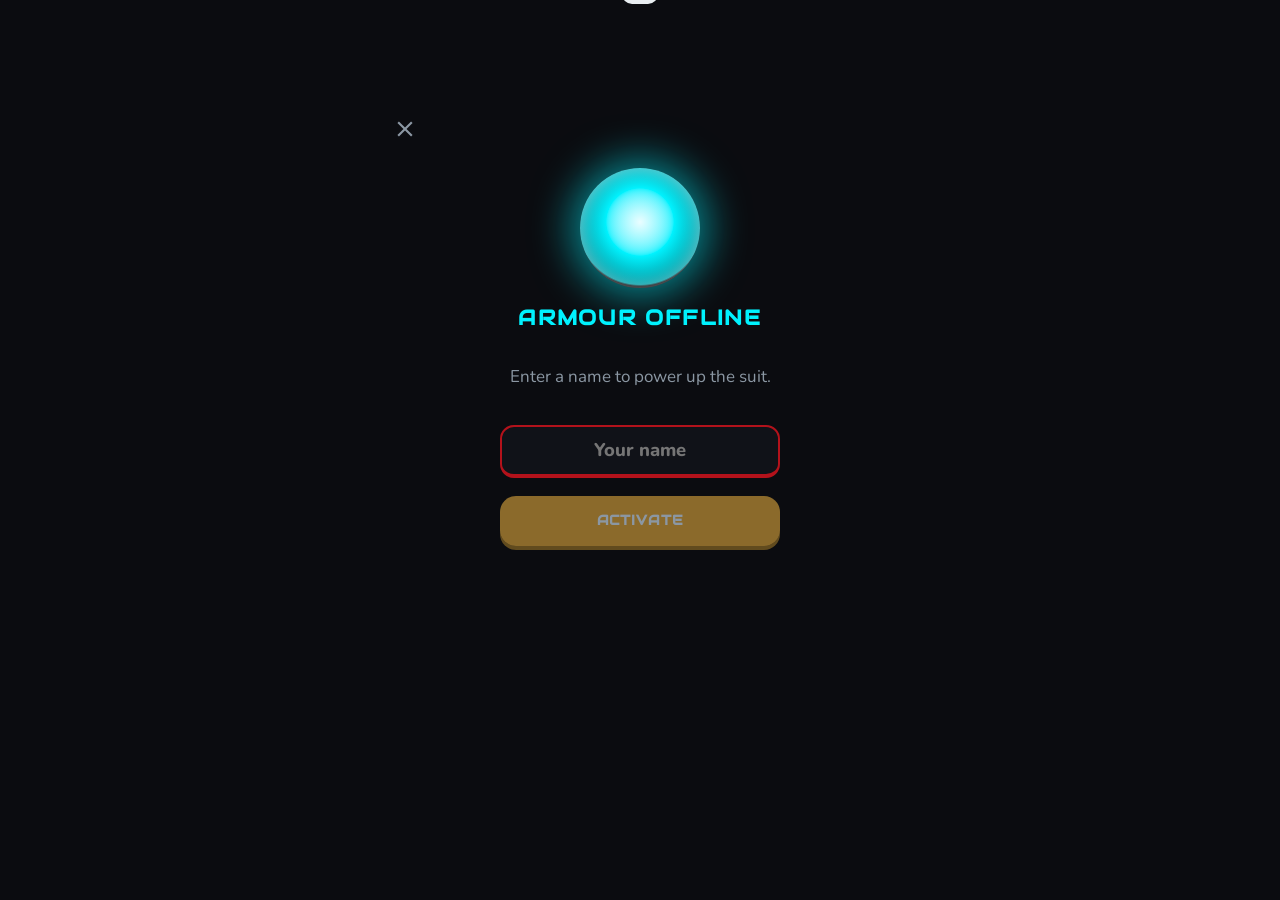
<file: index.html>
<!doctype html>
<html lang="en">
<head>
<meta charset="utf-8">
<meta name="viewport" content="width=device-width, initial-scale=1, viewport-fit=cover">
<title>IronMath</title>
<meta name="description" content="Year 8 maths practice: short lessons, instant marking, streaks and XP.">
<meta name="theme-color" content="#6D4AFF">
<meta name="apple-mobile-web-app-capable" content="yes">
<meta name="mobile-web-app-capable" content="yes">
<meta name="apple-mobile-web-app-title" content="IronMath">
<meta name="apple-mobile-web-app-status-bar-style" content="default">
<link rel="manifest" href="manifest.webmanifest">
<link rel="icon" href="icons/icon-192.png" type="image/png">
<link rel="apple-touch-icon" href="icons/apple-touch-icon.png">
<link rel="preload" href="fonts/nunito-latin-wght-normal.woff2" as="font" type="font/woff2" crossorigin>
<link rel="stylesheet" href="styles.css">
</head>
<body>
  <div id="app">
    <main id="view" tabindex="-1"></main>
    <nav class="tabbar" id="tabbar" aria-label="Main">
      <button class="tab" data-go="learn" aria-current="page">
        <svg viewBox="0 0 24 24" aria-hidden="true"><path d="M4 11.5 12 5l8 6.5V20a1 1 0 0 1-1 1h-4.5v-6h-5v6H5a1 1 0 0 1-1-1z"/></svg><span>Learn</span>
      </button>
      <button class="tab" data-go="progress">
        <svg viewBox="0 0 24 24" aria-hidden="true"><path d="M5 20V11h3v9zm5.5 0V5h3v15zM16 20v-6h3v6z"/></svg><span>Progress</span>
      </button>
      <button class="tab" data-go="settings">
        <svg viewBox="0 0 24 24" aria-hidden="true"><path d="M12 8.5a3.5 3.5 0 1 0 0 7 3.5 3.5 0 0 0 0-7Zm8.3 4.9-1.9 1.1.1 2.2-2.2 1.3-1.9-1.1-1.9 1.1h-2.6l-1.9-1.1-1.9 1.1-2.2-1.3.1-2.2-1.9-1.1v-2.8l1.9-1.1-.1-2.2 2.2-1.3 1.9 1.1L10.7 4h2.6l1.9 1.1 1.9-1.1 2.2 1.3-.1 2.2 1.9 1.1Z"/></svg><span>Settings</span>
      </button>
    </nav>
  </div>
  <canvas id="confetti" aria-hidden="true"></canvas>
  <div id="toast" role="status" aria-live="polite"></div>
  <noscript><p style="padding:24px">IronMath needs JavaScript turned on.</p></noscript>
  <script src="data.js"></script>
  <script src="engine.js"></script>
  <script src="gen.js"></script>
  <script src="gen_u.js"></script>
  <script src="app.js"></script>
</body>
</html>
</file>
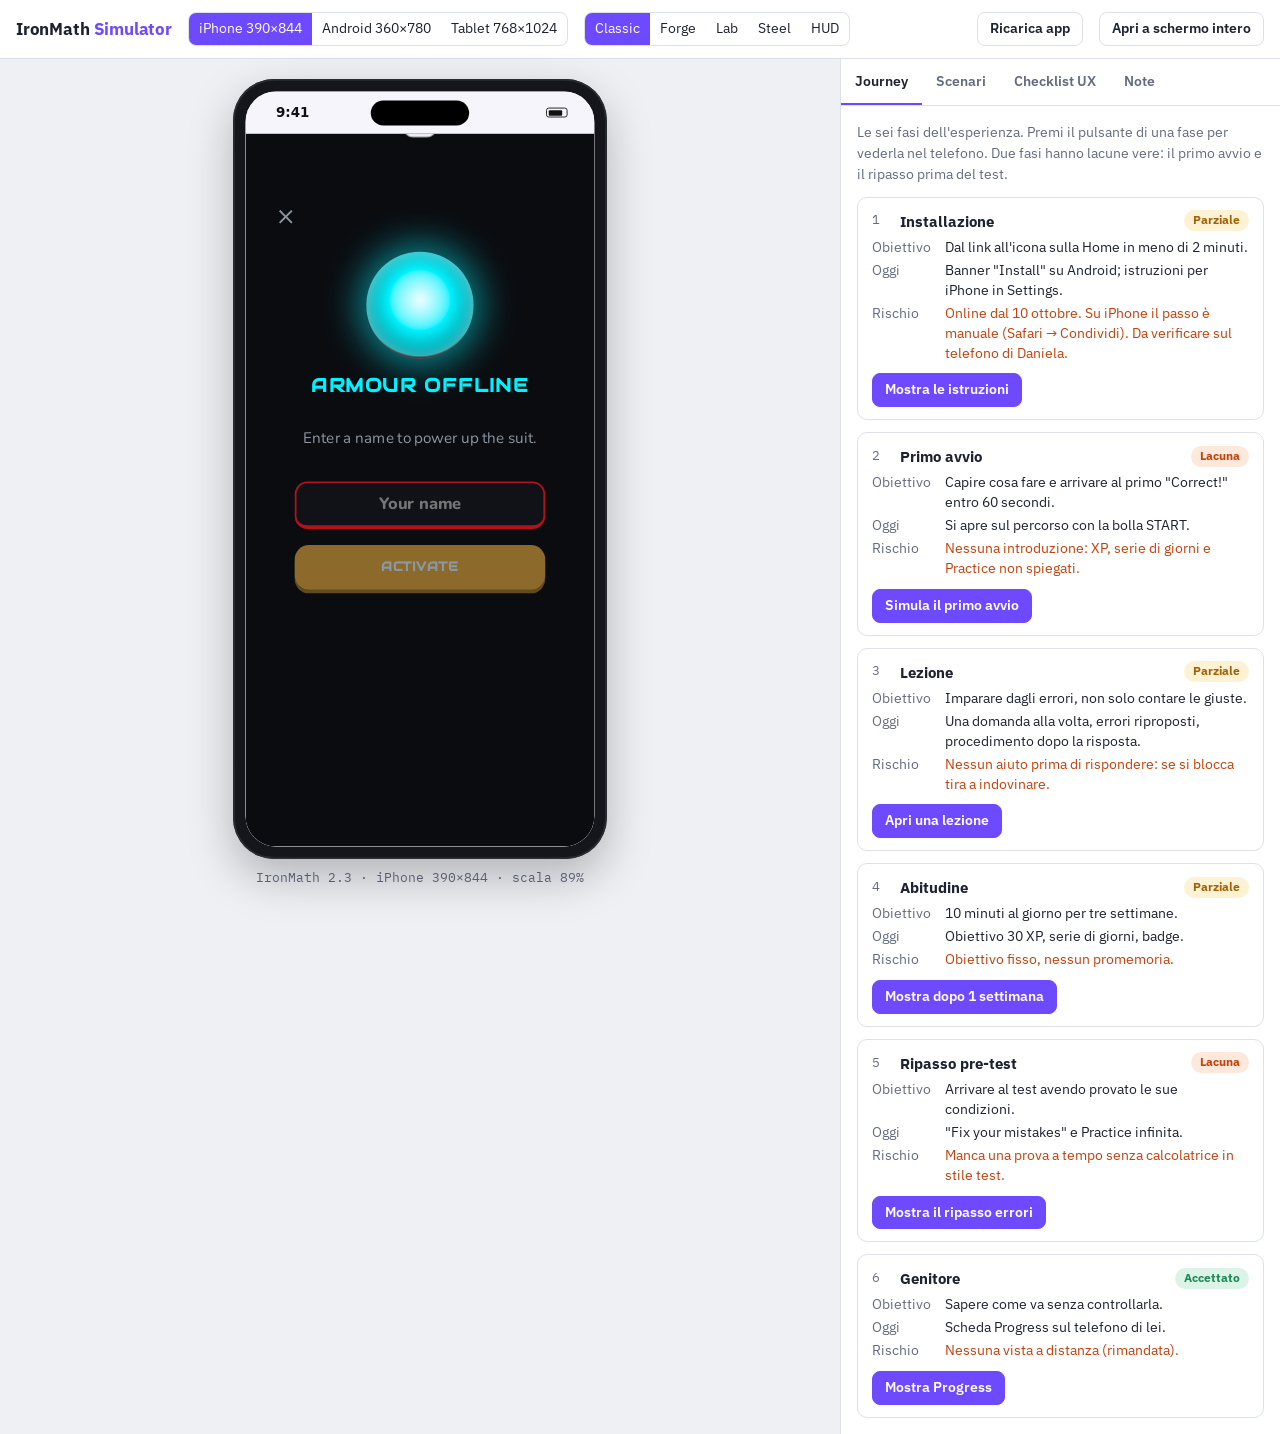
<file: simulator.html>
<!doctype html>
<html lang="it">
<head>
<meta charset="utf-8">
<meta name="viewport" content="width=device-width, initial-scale=1">
<meta name="robots" content="noindex">
<title>IronMath Simulator</title>
<link rel="preconnect" href="https://fonts.googleapis.com">
<link rel="preconnect" href="https://fonts.gstatic.com" crossorigin>
<link rel="stylesheet" href="https://fonts.googleapis.com/css2?family=IBM+Plex+Sans:wght@400;500;600;700&family=IBM+Plex+Mono:wght@500&display=swap">
<style>
/* Layout: a device bench. Phone on the left (the real app in an iframe), a review panel on the right: journey stages, scenarios, UX checklist, notes. Stacks on narrow screens. */
:root {
  --bg: #eef0f4; --panel: #ffffff; --ink: #1d2230; --muted: #636b7e; --line: #dde1ea;
  --accent: #6d4aff; --accent-soft: rgba(109, 74, 255, .10);
  --ok: #1f8a57; --ok-soft: #dcf3e7; --gap: #c2410c; --gap-soft: #fde8dc; --part: #a16207; --part-soft: #fdf2d3; --todo: #475569; --todo-soft: #e8ecf2;
  --device: #15161b;
  --font: "IBM Plex Sans", "Segoe UI", system-ui, sans-serif; --mono: "IBM Plex Mono", ui-monospace, monospace;
}
@media (prefers-color-scheme: dark) { :root:not([data-theme="light"]) {
  --bg: #12141a; --panel: #1b1e27; --ink: #e8eaf1; --muted: #9aa1b4; --line: #2d3240; --accent: #9a85ff; --accent-soft: rgba(154, 133, 255, .14);
  --ok: #4fc38a; --ok-soft: #173326; --gap: #fb8a5a; --gap-soft: #3b2216; --part: #e7b543; --part-soft: #362b12; --todo: #a5b0c4; --todo-soft: #262b37; --device: #000; color-scheme: dark; } }
:root[data-theme="dark"] {
  --bg: #12141a; --panel: #1b1e27; --ink: #e8eaf1; --muted: #9aa1b4; --line: #2d3240; --accent: #9a85ff; --accent-soft: rgba(154, 133, 255, .14);
  --ok: #4fc38a; --ok-soft: #173326; --gap: #fb8a5a; --gap-soft: #3b2216; --part: #e7b543; --part-soft: #362b12; --todo: #a5b0c4; --todo-soft: #262b37; --device: #000; color-scheme: dark; }
* { box-sizing: border-box; }
html, body { height: 100%; }
body { margin: 0; background: var(--bg); color: var(--ink); font-family: var(--font); font-size: 15px; line-height: 1.45; }
.top { display: flex; flex-wrap: wrap; align-items: center; gap: 10px 16px; padding: 12px 16px; border-bottom: 1px solid var(--line); background: var(--panel); }
.top h1 { font-size: 1.05rem; margin: 0; font-weight: 700; letter-spacing: -.01em; }
.top h1 span { color: var(--accent); }
.top .sp { flex: 1; }
.seg { display: inline-flex; border: 1px solid var(--line); border-radius: 8px; overflow: hidden; }
.seg button { font: inherit; font-size: .85rem; border: 0; background: transparent; color: var(--ink); padding: 6px 10px; cursor: pointer; }
.seg button[aria-pressed="true"] { background: var(--accent); color: #fff; }
.btn { font: inherit; font-size: .85rem; font-weight: 600; border: 1px solid var(--line); background: var(--panel); color: var(--ink); border-radius: 8px; padding: 6px 12px; cursor: pointer; text-decoration: none; display: inline-flex; align-items: center; gap: 6px; }
.btn.primary { background: var(--accent); border-color: var(--accent); color: #fff; }
.btn:focus-visible, .seg button:focus-visible, .tab:focus-visible { outline: 2px solid var(--accent); outline-offset: 2px; }
.bench { display: grid; grid-template-columns: minmax(0, 1fr) minmax(320px, 440px); gap: 0; min-height: calc(100% - 58px); }
.stage { display: flex; flex-direction: column; align-items: center; padding: 20px 16px; gap: 10px; min-width: 0; }
.caption { font-size: .8rem; color: var(--muted); font-family: var(--mono); }
.holder { position: relative; }
.device { position: absolute; left: 0; top: 0; transform-origin: top left; background: var(--device); border-radius: 46px; padding: 14px; box-shadow: 0 20px 50px rgba(0, 0, 0, .25), inset 0 0 0 2px #2a2c33; }
.device.tablet { border-radius: 28px; padding: 18px; }
.screen { border-radius: 34px; overflow: hidden; background: #f6f5fb; }
.device.tablet .screen { border-radius: 12px; }
.device iframe { display: block; border: 0; background: #f6f5fb; }
.sbar { height: 47px; display: flex; align-items: center; justify-content: space-between; padding: 0 30px 0 34px; font: 600 15px/1 -apple-system, "Segoe UI", system-ui, sans-serif; color: #111; background: #f6f5fb; }
.device.android .sbar { height: 30px; padding: 0 18px; font-size: 13px; }
.device.tablet .sbar { height: 24px; padding: 0 18px; font-size: 12px; }
.sbar i { display: inline-block; width: 24px; height: 11px; border: 1.5px solid #111; border-radius: 3px; position: relative; }
.sbar i::after { content: ""; position: absolute; inset: 1.5px 5px 1.5px 1.5px; background: #111; border-radius: 1px; }
.notch { position: absolute; top: 24px; left: 50%; transform: translateX(-50%); width: 110px; height: 28px; border-radius: 16px; background: #000; z-index: 2; pointer-events: none; }
.device.tablet .notch, .device.android .notch { width: 12px; height: 12px; border-radius: 50%; top: 24px; }
.panel { background: var(--panel); border-left: 1px solid var(--line); display: flex; flex-direction: column; min-width: 0; }
.tabs { display: flex; border-bottom: 1px solid var(--line); overflow-x: auto; }
.tab { font: inherit; font-size: .88rem; font-weight: 600; border: 0; background: none; color: var(--muted); padding: 12px 14px; cursor: pointer; border-bottom: 2px solid transparent; white-space: nowrap; }
.tab[aria-selected="true"] { color: var(--ink); border-bottom-color: var(--accent); }
.pane { padding: 16px; display: grid; gap: 12px; overflow-y: auto; align-content: start; }
.lead { margin: 0; color: var(--muted); font-size: .9rem; max-width: 62ch; }
.st { border: 1px solid var(--line); border-radius: 10px; padding: 12px 14px; display: grid; gap: 6px; }
.st.active { border-color: var(--accent); box-shadow: 0 0 0 1px var(--accent); }
.st-h { display: flex; align-items: center; gap: 10px; }
.st-h b { font-size: .95rem; }
.st-h .n { font-family: var(--mono); font-size: .8rem; color: var(--muted); width: 1.4em; }
.pill { margin-left: auto; font-size: .72rem; font-weight: 700; border-radius: 999px; padding: 2px 9px; white-space: nowrap; }
.pill.ok { color: var(--ok); background: var(--ok-soft); } .pill.gap { color: var(--gap); background: var(--gap-soft); }
.pill.part { color: var(--part); background: var(--part-soft); } .pill.todo { color: var(--todo); background: var(--todo-soft); }
.st dl { margin: 0; display: grid; grid-template-columns: 4.6em 1fr; gap: 3px 10px; font-size: .86rem; }
.st dt { color: var(--muted); }
.st dd { margin: 0; min-width: 0; }
.st .risk { color: var(--gap); }
.st .act { display: flex; gap: 8px; flex-wrap: wrap; margin-top: 4px; }
.sc { border: 1px solid var(--line); border-radius: 10px; padding: 12px 14px; display: grid; gap: 6px; }
.sc p { margin: 0; font-size: .86rem; color: var(--muted); }
.chk { display: grid; gap: 2px; }
.chk label { display: flex; gap: 10px; align-items: flex-start; padding: 8px 0; border-bottom: 1px solid var(--line); font-size: .9rem; cursor: pointer; }
.chk input { margin-top: 3px; accent-color: var(--accent); width: 16px; height: 16px; flex: none; }
textarea { width: 100%; min-height: 220px; font: inherit; font-size: .9rem; color: var(--ink); background: var(--bg); border: 1px solid var(--line); border-radius: 10px; padding: 10px 12px; resize: vertical; }
.hint { font-size: .8rem; color: var(--muted); }
.toast { position: fixed; left: 50%; bottom: 20px; transform: translate(-50%, 140%); visibility: hidden; background: var(--ink); color: var(--panel); padding: 8px 16px; border-radius: 999px; font-size: .88rem; font-weight: 600; transition: transform .25s; z-index: 10; }
.toast.show { transform: translate(-50%, 0); visibility: visible; }
@media (max-width: 900px) {
  .bench { grid-template-columns: minmax(0, 1fr); }
  .panel { border-left: 0; border-top: 1px solid var(--line); }
}
@media (prefers-reduced-motion: reduce) { .toast { transition: none; } }
</style>
</head>
<body>


<header class="top">
  <h1>IronMath <span>Simulator</span></h1>
  <div class="seg" role="group" aria-label="Device" id="devices">
    <button data-dev="iphone" aria-pressed="true">iPhone 390×844</button>
    <button data-dev="android" aria-pressed="false">Android 360×780</button>
    <button data-dev="tablet" aria-pressed="false">Tablet 768×1024</button>
  </div>
  <div class="seg" role="group" aria-label="Tema" id="skins">
    <button data-skinbtn="classic" aria-pressed="true">Classic</button>
    <button data-skinbtn="forge" aria-pressed="false">Forge</button>
    <button data-skinbtn="lab" aria-pressed="false">Lab</button>
    <button data-skinbtn="steel" aria-pressed="false">Steel</button>
    <button data-skinbtn="hud" aria-pressed="false">HUD</button>
  </div>
  <span class="sp"></span>
  <button class="btn" id="reload">Ricarica app</button>
  <a class="btn" href="index.html" target="_blank" rel="noopener">Apri a schermo intero</a>
</header>

<div class="bench">
  <section class="stage" aria-label="App">
    <div class="holder" id="holder"><div class="device" id="device"><span class="notch"></span><div class="screen"><div class="sbar" aria-hidden="true"><span>9:41</span><i></i></div><iframe id="app" src="index.html" title="IronMath app"></iframe></div></div></div>
    <div class="caption" id="cap">IronMath 2.3 · iPhone 390×844</div>
  </section>

  <aside class="panel">
    <div class="tabs" role="tablist">
      <button class="tab" role="tab" aria-selected="true" data-pane="journey">Journey</button>
      <button class="tab" role="tab" aria-selected="false" data-pane="scen">Scenari</button>
      <button class="tab" role="tab" aria-selected="false" data-pane="ux">Checklist UX</button>
      <button class="tab" role="tab" aria-selected="false" data-pane="notes">Note</button>
    </div>
    <div class="pane" id="pane"></div>
  </aside>
</div>
<div class="toast" id="toast" role="status" aria-live="polite"></div>

<script>
(function () {
  "use strict";
  const $ = s => document.querySelector(s);
  const APPKEY = "maths-trail-v1";
  const DEV = { iphone: [390, 844, "", 47], android: [360, 780, "android", 30], tablet: [768, 1024, "tablet", 24] };
  let dev = "iphone", pane = "journey", activeStage = null;

  /* ---------- device frame, scaled to fit ---------- */
  function layout() {
    const [w, h, cls, sb] = DEV[dev], d = $("#device"), f = $("#app");
    d.className = "device " + cls; f.width = w; f.height = h - sb; f.style.width = w + "px"; f.style.height = (h - sb) + "px";
    const pad = cls === "tablet" ? 36 : 28, fw = w + pad, fh = h + pad;
    const narrow = window.innerWidth <= 900;
    const availW = Math.max(240, (narrow ? window.innerWidth : window.innerWidth - Math.min(440, Math.max(320, window.innerWidth * 0.36))) - 40);
    const availH = Math.max(420, window.innerHeight - 120);
    const s = Math.min(1, availW / fw, narrow ? 1 : availH / fh);
    d.style.transform = `scale(${s})`;
    $("#holder").style.width = fw * s + "px"; $("#holder").style.height = fh * s + "px";
    $("#cap").textContent = `IronMath 2.3 · ${$(`[data-dev="${dev}"]`).textContent} · scala ${Math.round(s * 100)}%`;
  }
  window.addEventListener("resize", layout);

  /* ---------- driving the app ---------- */
  const appWin = () => $("#app").contentWindow;
  const appDoc = () => { try { return $("#app").contentDocument; } catch (e) { return null; } };
  function toast(t) { const el = $("#toast"); el.textContent = t; el.classList.add("show"); clearTimeout(toast.t); toast.t = setTimeout(() => el.classList.remove("show"), 2200); }
  function whenReady(fn, tries) {
    const d = appDoc();
    if (d && d.readyState === "complete" && d.querySelector("#view")) return setTimeout(fn, 120);
    if ((tries || 0) > 60) return toast("L'app non risponde: prova Ricarica app");
    setTimeout(() => whenReady(fn, (tries || 0) + 1), 100);
  }
  function reloadApp(then) {
    const f = $("#app"); const onload = () => { f.removeEventListener("load", onload); whenReady(then || (() => { })); };
    f.addEventListener("load", onload); try { appWin().location.reload(); } catch (e) { f.src = "index.html"; }
  }
  function click(sel) { const d = appDoc(); const el = d && d.querySelector(sel); if (el) { el.click(); return true; } toast("Elemento non trovato nell'app"); return false; }
  function setState(obj) { try { if (obj) localStorage.setItem(APPKEY, JSON.stringify(obj)); else localStorage.removeItem(APPKEY); } catch (e) { toast("Memoria del browser non disponibile"); } }

  const dkey = d => `${d.getFullYear()}-${String(d.getMonth() + 1).padStart(2, "0")}-${String(d.getDate()).padStart(2, "0")}`;
  function demoState(kind) {
    const days = {}, d = new Date();
    const pattern = kind === "pretest" ? [40, 35, 0, 50, 45, 30, 60, 40, 35, 55, 45, 0, 40, 50] : [0, 0, 0, 0, 0, 0, 0, 30, 45, 0, 40, 35, 50, 20];
    for (let i = 13; i >= 0; i--) { const x = new Date(d); x.setDate(d.getDate() - i); const v = pattern[13 - i]; if (v) days[dkey(x)] = v; }
    const q = {}, now = Date.now(); const ok = id => (q[id] = { status: "correct", tries: 1, seen: false, at: now });
    const bad = id => (q[id] = { status: "wrong", tries: 2, seen: true, at: now });
    const lessons = {};
    ["A1", "A2", "A3", "A4", "A5", "A6", "A7", "A8", "A9", "A10", "A11", "A12", "A14", "A16", "B1", "B2", "B3", "B4", "B5", "B6", "B7", "B8"].forEach(ok);
    ["A13", "A15", "B9"].forEach(bad);
    lessons["A-0"] = { done: true, stars: 3, at: now }; lessons["A-1"] = { done: true, stars: 2, at: now }; lessons["B-0"] = { done: true, stars: 3, at: now };
    if (kind === "pretest") {
      ["A17", "A18", "A19", "A20", "A21", "A23", "B10", "B12", "B13", "B14", "B15", "B16", "B17", "C1", "C2", "C3", "C4", "C5", "C6", "C7", "C8", "C9", "C10", "C11", "C13", "C14", "C15", "C16", "C17", "D1", "D2", "D3", "D4", "D5", "D6", "D7", "D8", "D9", "D10", "D11", "D12"].forEach(ok);
      ["B11", "C12", "C18", "D13", "D15"].forEach(bad);
      Object.assign(lessons, { "A-2": { done: true, stars: 2, at: now }, "B-1": { done: true, stars: 2, at: now }, "C-0": { done: true, stars: 3, at: now }, "C-1": { done: true, stars: 2, at: now }, "D-0": { done: true, stars: 3, at: now }, "D-1": { done: true, stars: 1, at: now } });
    }
    const xp = Object.values(days).reduce((a, b) => a + b, 0);
    const log = [
      { qid: "B9", sec: "B", at: now - 3600e3, res: "wrong", ans: ["2 × 36"] }, { qid: "A15", sec: "A", at: now - 5000e3, res: "wrong", ans: ["0.005"] },
      { qid: "A13", sec: "A", at: now - 7000e3, res: "wrong", ans: ["26"] }, { qid: "B8", sec: "B", at: now - 8000e3, res: "ok", ans: ["1, 8, 27, 64"] }, { qid: "B7", sec: "B", at: now - 8200e3, res: "ok", ans: ["10000"] }
    ];
    return { v: 2, xp: xp, days: days, q: q, lessons: lessons, badges: { first: now, perfect: now, xp100: now, ...(kind === "pretest" ? { streak3: now, xp500: now } : {}) }, sound: false, log: log, prac: { A: { n: 10, ok: 8 }, B: { n: 0, ok: 0 }, C: { n: 0, ok: 0 }, D: { n: 0, ok: 0 } }, fixed: 2, pracDone: 1, best: kind === "pretest" ? 9 : 5, lessonsDone: kind === "pretest" ? 9 : 3, iosHintOff: true };
  }

  /* ---------- content ---------- */
  const STAGES = [
    { n: 1, name: "Installazione", status: ["part", "Parziale"], goal: "Dal link all'icona sulla Home in meno di 2 minuti.", now: "Banner \"Install\" su Android; istruzioni per iPhone in Settings.", risk: "Online dal 10 ottobre. Su iPhone il passo è manuale (Safari → Condividi). Da verificare sul telefono di Daniela.", show: () => reloadApp(() => click('[data-go="settings"]')), label: "Mostra le istruzioni" },
    { n: 2, name: "Primo avvio", status: ["gap", "Lacuna"], goal: "Capire cosa fare e arrivare al primo \"Correct!\" entro 60 secondi.", now: "Si apre sul percorso con la bolla START.", risk: "Nessuna introduzione: XP, serie di giorni e Practice non spiegati.", show: () => { setState(null); reloadApp(() => toast("Stato azzerato: questo è il primo avvio")); }, label: "Simula il primo avvio" },
    { n: 3, name: "Lezione", status: ["part", "Parziale"], goal: "Imparare dagli errori, non solo contare le giuste.", now: "Una domanda alla volta, errori riproposti, procedimento dopo la risposta.", risk: "Nessun aiuto prima di rispondere: se si blocca tira a indovinare.", show: () => reloadApp(() => click('[data-lesson="A-0"]')), label: "Apri una lezione" },
    { n: 4, name: "Abitudine", status: ["part", "Parziale"], goal: "10 minuti al giorno per tre settimane.", now: "Obiettivo 30 XP, serie di giorni, badge.", risk: "Obiettivo fisso, nessun promemoria.", show: () => { setState(demoState("week")); reloadApp(() => toast("Dati demo: dopo una settimana")); }, label: "Mostra dopo 1 settimana" },
    { n: 5, name: "Ripasso pre-test", status: ["gap", "Lacuna"], goal: "Arrivare al test avendo provato le sue condizioni.", now: "\"Fix your mistakes\" e Practice infinita.", risk: "Manca una prova a tempo senza calcolatrice in stile test.", show: () => { setState(demoState("pretest")); reloadApp(() => click('[data-act="review"]')); }, label: "Mostra il ripasso errori" },
    { n: 6, name: "Genitore", status: ["ok", "Accettato"], goal: "Sapere come va senza controllarla.", now: "Scheda Progress sul telefono di lei.", risk: "Nessuna vista a distanza (rimandata).", show: () => { setState(demoState("pretest")); reloadApp(() => click('[data-go="progress"]')); }, label: "Mostra Progress" }
  ];
  const SCEN = [
    { name: "Primo avvio", text: "Nessun progresso salvato: come la vede la prima volta.", run: () => { setState(null); reloadApp(); } },
    { name: "Dopo una settimana", text: "6 giorni attivi, 3 lezioni fatte, 3 errori da sistemare (dati demo).", run: () => { setState(demoState("week")); reloadApp(); } },
    { name: "Prima del test", text: "Quasi tutto fatto, 8 errori aperti, serie di 9 giorni (dati demo).", run: () => { setState(demoState("pretest")); reloadApp(); } },
    { name: "Practice infinita", text: "Una sessione di esercizi generati: Pythagoras.", run: () => reloadApp(() => click('[data-lesson="D-P"]')) },
    { name: "Later in Year 8", text: "Gli argomenti dopo il test, in fondo al percorso.", run: () => reloadApp(() => { const d = appDoc(); const u = d && d.getElementById("unit-later"); if (u) u.scrollIntoView({ block: "start" }); }) }
  ];
  const CHECK = [
    "Leggibile a 360 px senza scorrimento laterale",
    "La tastiera non copre il campo né il pulsante Check (solo su telefono vero)",
    "Contrasto sufficiente in tema chiaro e scuro",
    "Ogni pulsante fa esattamente quello che dice",
    "Nessun vicolo cieco: da ogni schermata si torna indietro",
    "Risposte equivalenti accettate (1/2 e 0.5, 4y + 7x)",
    "Animazioni ferme con riduzione del movimento",
    "Provata offline",
    "Provata su iPhone e Android veri"
  ];

  /* ---------- panes ---------- */
  const store = (k, v) => { try { if (v === undefined) return JSON.parse(localStorage.getItem(k) || "null"); localStorage.setItem(k, JSON.stringify(v)); } catch (e) { return null; } };
  function render() {
    document.querySelectorAll(".tab").forEach(t => t.setAttribute("aria-selected", String(t.dataset.pane === pane)));
    const el = $("#pane");
    if (pane === "journey") {
      el.innerHTML = `<p class="lead">Le sei fasi dell'esperienza. Premi il pulsante di una fase per vederla nel telefono. Due fasi hanno lacune vere: il primo avvio e il ripasso prima del test.</p>` +
        STAGES.map((s, i) => `<article class="st ${activeStage === i ? "active" : ""}"><div class="st-h"><span class="n">${s.n}</span><b>${s.name}</b><span class="pill ${s.status[0]}">${s.status[1]}</span></div>
        <dl><dt>Obiettivo</dt><dd>${s.goal}</dd><dt>Oggi</dt><dd>${s.now}</dd><dt>Rischio</dt><dd class="risk">${s.risk}</dd></dl>
        <div class="act"><button class="btn primary" data-stage="${i}">${s.label}</button></div></article>`).join("");
    } else if (pane === "scen") {
      el.innerHTML = `<p class="lead">Scenari pronti per giudicare l'app in momenti diversi. Alcuni scenari caricano dati demo nell'app del simulatore: i tuoi progressi veri sul telefono non vengono toccati.</p>` +
        SCEN.map((s, i) => `<div class="sc"><div class="st-h"><b>${s.name}</b></div><p>${s.text}</p><div><button class="btn primary" data-scen="${i}">Carica</button></div></div>`).join("");
    } else if (pane === "ux") {
      const done = store("mt-sim-check") || {};
      el.innerHTML = `<p class="lead">La checklist da spuntare prima di ogni versione. Le spunte restano salvate in questo browser.</p><div class="chk">` +
        CHECK.map((c, i) => `<label><input type="checkbox" id="chk-${i}" data-chk="${i}" ${done[i] ? "checked" : ""}><span>${c}</span></label>`).join("") +
        `</div><p class="hint">Il simulatore non mostra la tastiera del telefono né il tema scuro dell'app: quelle due voci si verificano sul telefono.</p>`;
    } else {
      el.innerHTML = `<p class="lead">Annota cosa noti mentre provi l'app o mentre guardi tua figlia usarla. A fine giro copia le note nel documento di processo, nella sezione Registro decisioni.</p>
        <textarea id="notes" placeholder="Momento · cosa è successo · gravità (blocca / rallenta / dettaglio)">${(store("mt-sim-notes") || "").replace(/</g, "&lt;")}</textarea>
        <div style="display:flex;gap:8px;flex-wrap:wrap"><button class="btn primary" id="copyNotes">Copia le note</button><span class="hint" id="saved">Salvate in questo browser</span></div>`;
    }
  }
  document.addEventListener("click", async e => {
    const t = e.target.closest("button"); if (!t) return;
    if (t.dataset.dev) { dev = t.dataset.dev; document.querySelectorAll("#devices button").forEach(b => b.setAttribute("aria-pressed", String(b === t))); layout(); return; }
    if (t.dataset.pane) { pane = t.dataset.pane; render(); return; }
    if (t.dataset.skinbtn) { const id = t.dataset.skinbtn; document.querySelectorAll("#skins button").forEach(b => b.setAttribute("aria-pressed", String(b === t)));
      try { appWin().__mt.setSkin(id); toast("Tema: " + t.textContent); } catch (err) { toast("L'app non risponde: prova Ricarica app"); } return; }
    if (t.dataset.stage) { activeStage = +t.dataset.stage; STAGES[activeStage].show(); render(); return; }
    if (t.dataset.scen) { SCEN[+t.dataset.scen].run(); toast("Scenario caricato: " + SCEN[+t.dataset.scen].name); return; }
    if (t.id === "reload") { reloadApp(); return; }
    if (t.id === "copyNotes") {
      const v = $("#notes").value;
      try { await navigator.clipboard.writeText(v); toast("Note copiate"); } catch (err) { $("#notes").select(); toast("Seleziona e copia con Ctrl+C"); }
    }
  });
  document.addEventListener("change", e => { if (e.target.dataset.chk !== undefined) { const d = store("mt-sim-check") || {}; d[e.target.dataset.chk] = e.target.checked; store("mt-sim-check", d); } });
  let nt; document.addEventListener("input", e => { if (e.target.id === "notes") { clearTimeout(nt); nt = setTimeout(() => store("mt-sim-notes", e.target.value), 400); } });

  layout(); render();
})();
</script>

</body>
</html>
</file>
<file: styles.css>
/* Maths Trail. Layout: phone-first single column, a winding lesson path per section, chunky 3D buttons, slide-up marking panel. */
@font-face {
  font-family: "Nunito";
  src: url("fonts/nunito-latin-wght-normal.woff2") format("woff2");
  font-weight: 200 1000;
  font-display: swap;
}
@font-face { font-family: "Orbitron"; src: url("fonts/orbitron-latin-800-normal.woff2") format("woff2"); font-weight: 800; font-display: swap; }
@font-face { font-family: "Exo 2"; src: url("fonts/exo-2-latin-800-normal.woff2") format("woff2"); font-weight: 800; font-display: swap; }
@font-face { font-family: "Rajdhani"; src: url("fonts/rajdhani-latin-700-normal.woff2") format("woff2"); font-weight: 700; font-display: swap; }
@font-face { font-family: "Audiowide"; src: url("fonts/audiowide-latin-400-normal.woff2") format("woff2"); font-weight: 400; font-display: swap; }
:root {
  --bg: #f6f5fb;
  --surface: #ffffff;
  --ink: #23213a;
  --muted: #6d6a86;
  --line: #e4e1f0;
  --brand: #6d4aff;
  --brand-dark: #5236d6;
  --sun: #ffb020;
  --flame: #ff7a1a;
  --good: #2bb673;
  --good-dark: #1f9a5e;
  --good-soft: #dff6ea;
  --bad: #ff4d5e;
  --bad-dark: #d93545;
  --bad-soft: #ffe3e6;
  --warn: #e69100;
  --warn-soft: #fff1d6;
  --A: #ff8a1f; --B: #8b5cf6; --C: #10b3a3; --D: #f43f73; --E: #3b82f6; --F: #84a912;
  --radius: 18px;
  --font: "Nunito", ui-rounded, "SF Pro Rounded", system-ui, -apple-system, "Segoe UI", sans-serif;
  --font-display: var(--font);
  --on-brand: #ffffff;
  color-scheme: light;
}
@media (prefers-color-scheme: dark) {
  :root {
    --bg: #14131d; --surface: #1e1c2b; --ink: #f1effa; --muted: #a7a3bf; --line: #34314a;
    --brand: #8f75ff; --brand-dark: #6a50e0; --good-soft: #173a2a; --bad-soft: #3e1d23; --warn-soft: #3a2c12;
    color-scheme: dark;
  }
}
* { box-sizing: border-box; -webkit-tap-highlight-color: transparent; }
html, body { height: 100%; }
body { margin: 0; background: var(--bg); color: var(--ink); font-family: var(--font); font-size: 17px; line-height: 1.45; -webkit-font-smoothing: antialiased; }
button { font: inherit; color: inherit; }
#app { max-width: 560px; margin: 0 auto; min-height: 100%; display: flex; flex-direction: column; }
#view { flex: 1; padding: calc(env(safe-area-inset-top, 0px) + 12px) 16px calc(env(safe-area-inset-bottom, 0px) + 96px); outline: none; }
#view.lesson { padding-bottom: calc(env(safe-area-inset-bottom, 0px) + 24px); }

/* ---- tab bar ---- */
.tabbar { position: fixed; left: 0; right: 0; bottom: 0; z-index: 20; display: flex; justify-content: center; gap: 4px;
  background: var(--surface); border-top: 2px solid var(--line); padding: 6px 12px calc(env(safe-area-inset-bottom, 0px) + 6px); }
.tabbar[hidden] { display: none; }
.tab { flex: 1; max-width: 180px; display: grid; justify-items: center; gap: 2px; background: none; border: 2px solid transparent; border-radius: 14px; padding: 6px 4px; cursor: pointer; color: var(--muted); font-weight: 800; font-size: 0.78rem; }
.tab svg { width: 26px; height: 26px; fill: currentColor; }
.tab[aria-current="page"] { color: var(--brand); background: color-mix(in srgb, var(--brand) 10%, transparent); border-color: color-mix(in srgb, var(--brand) 35%, transparent); }

/* ---- generic ---- */
h1, h2, h3 { margin: 0; line-height: 1.15; text-wrap: balance; }
.muted { color: var(--muted); }
.card { background: var(--surface); border: 2px solid var(--line); border-radius: var(--radius); padding: 16px; }
.btn { --c: var(--brand); --cd: var(--brand-dark); display: inline-flex; align-items: center; justify-content: center; gap: 8px; min-height: 50px; padding: 0 22px;
  border: 0; border-radius: 16px; background: var(--c); color: var(--on-brand); font-weight: 900; font-size: 1rem; letter-spacing: 0.04em; text-transform: uppercase;
  box-shadow: 0 4px 0 var(--cd); cursor: pointer; transition: transform .08s, box-shadow .08s, filter .15s; }
.btn:active { transform: translateY(4px); box-shadow: 0 0 0 var(--cd); }
.btn:disabled, .btn.good:disabled, .btn.bad:disabled { --c: var(--line); --cd: color-mix(in srgb, var(--line) 70%, #000); color: var(--muted); cursor: default; }
.btn.block { width: 100%; }
.btn.good { --c: var(--good); --cd: var(--good-dark); }
.btn.bad { --c: var(--bad); --cd: var(--bad-dark); }
.btn.ghost { --c: var(--surface); --cd: var(--line); color: var(--brand); border: 2px solid var(--line); box-shadow: 0 3px 0 var(--line); }
.btn.small { min-height: 40px; padding: 0 14px; font-size: 0.85rem; border-radius: 12px; }
:focus-visible { outline: 3px solid var(--sun); outline-offset: 3px; }

/* ---- top stats bar ---- */
.topbar { display: flex; align-items: center; justify-content: space-between; gap: 10px; margin-bottom: 14px; }
.brand { font-weight: 900; font-size: 1.35rem; letter-spacing: -0.01em; }
.brand b { color: var(--brand); }
.stats { display: flex; gap: 6px; }
.stat { display: inline-flex; align-items: center; gap: 4px; font-weight: 900; font-size: 1rem; padding: 4px 10px; border-radius: 999px; background: var(--surface); border: 2px solid var(--line); font-variant-numeric: tabular-nums; }
.stat svg { width: 20px; height: 20px; fill: currentColor; }
.stat.flame { color: var(--flame); } .stat.flame.off { color: var(--muted); }
.stat.xp { color: var(--sun); }
.stat.lvl { color: var(--brand); }
.gear { width: 38px; height: 38px; border-radius: 12px; border: 2px solid var(--line); background: var(--surface); color: var(--muted); display: grid; place-items: center; cursor: pointer; padding: 0; }
.gear svg { width: 22px; height: 22px; fill: currentColor; }
.gear.on { color: var(--brand); border-color: color-mix(in srgb, var(--brand) 45%, var(--line)); }
.pulse { animation: pulse .6s ease 2; }
@keyframes pulse { 50% { transform: scale(1.25); } }

/* ---- daily goal ---- */
.goal { display: flex; align-items: center; gap: 14px; margin-bottom: 16px; }
.ring { --p: 0; --c: var(--sun); width: 58px; height: 58px; border-radius: 50%; flex: none; display: grid; place-items: center;
  background: conic-gradient(var(--c) calc(var(--p) * 1%), var(--line) 0); transition: --p .8s; }
.ring::before { content: attr(data-label); width: 44px; height: 44px; border-radius: 50%; background: var(--surface); display: grid; place-items: center; font-weight: 900; font-size: 0.8rem; color: var(--ink); }
.goal h3 { font-size: 1.05rem; font-weight: 900; }
.goal p { margin: 2px 0 0; font-size: 0.9rem; }
.banner { display: flex; align-items: center; gap: 12px; justify-content: space-between; margin-bottom: 16px; border-color: color-mix(in srgb, var(--brand) 40%, var(--line)); }
.banner.fix { border-color: color-mix(in srgb, var(--bad) 45%, var(--line)); }
.banner p { margin: 0; font-weight: 800; }
.banner small { display: block; color: var(--muted); font-weight: 600; }

/* ---- section path ---- */
.unit { margin: 22px 0 8px; }
.unit-head { --c: var(--brand); width: 100%; font: inherit; text-align: left; border: 0; cursor: pointer;
  background: var(--c); color: #fff; border-radius: var(--radius); padding: 14px 16px; box-shadow: 0 4px 0 color-mix(in srgb, var(--c) 70%, #000); display: flex; justify-content: space-between; align-items: center; gap: 12px; }
.unit-head:focus-visible { outline: 3px solid var(--sun); outline-offset: 2px; }
.unit-head h2 { font-size: 1.25rem; font-weight: 900; }
.unit-head p { margin: 2px 0 0; font-size: 0.85rem; font-weight: 700; opacity: .92; }
.unit-head .sec-tag { margin: 0; font-size: 0.65rem; font-weight: 800; letter-spacing: .08em; text-transform: uppercase; opacity: .7; }
.unit-head .meta { display: flex; align-items: center; gap: 10px; flex-shrink: 0; }
.unit-head .count { font-weight: 900; font-size: 1.1rem; white-space: nowrap; font-variant-numeric: tabular-nums; }
.unit-head .chev { width: 20px; height: 20px; fill: #fff; opacity: .85; transition: transform .25s ease; flex-shrink: 0; }
.unit-head[aria-expanded="true"] .chev { transform: rotate(90deg); }
.path { position: relative; display: grid; justify-items: center; gap: 22px; padding: 46px 0 6px; }
.node-wrap { position: relative; display: grid; justify-items: center; gap: 4px; transform: translateX(var(--dx, 0)); }
.node-wrap.has-bubble { margin-top: 30px; }
.node { --c: var(--brand); width: 74px; height: 70px; border-radius: 50%; border: 0; cursor: pointer; background: var(--c); color: #fff;
  box-shadow: 0 7px 0 color-mix(in srgb, var(--c) 68%, #000); display: grid; place-items: center; transition: transform .08s, box-shadow .08s; }
.node:active { transform: translateY(6px); box-shadow: 0 1px 0 color-mix(in srgb, var(--c) 68%, #000); }
.node svg { width: 34px; height: 34px; fill: #fff; }
.node.done { --c: var(--sun) !important; }
.node.todo { --c: color-mix(in srgb, var(--line) 80%, var(--surface)); color: var(--muted); }
.node.todo svg { fill: var(--muted); }
.node.current { animation: bob 1.6s ease-in-out infinite; }
@keyframes bob { 50% { transform: translateY(-5px); } }
.node-label { font-weight: 800; font-size: 0.85rem; color: var(--muted); }
.stars { display: flex; gap: 2px; height: 16px; }
.stars svg { width: 16px; height: 16px; fill: var(--line); }
.stars svg.on { fill: var(--sun); }
.bubble { position: absolute; top: -34px; background: var(--surface); color: var(--brand); border: 2px solid var(--line); border-radius: 12px; padding: 3px 10px; font-weight: 900; font-size: 0.8rem; letter-spacing: .05em; white-space: nowrap; animation: bob 1.6s ease-in-out infinite; }
.bubble::after { content: ""; position: absolute; left: 50%; bottom: -8px; transform: translateX(-50%); border: 6px solid transparent; border-top-color: var(--line); }

/* ---- unit portal: tap a unit to open a door onto its 4 lessons ---- */
:root { --portal-glow: var(--c, var(--brand)); }
:root[data-skin="forge"] { --portal-glow: var(--sun); }
:root[data-skin="lab"] { --portal-glow: var(--brand); }
:root[data-skin="steel"] { --portal-glow: var(--brand); }
:root[data-skin="hud"] { --portal-glow: var(--hud-core); }
.portal { margin: 10px 0 0; }
.portal-stage { position: relative; height: 270px; border-radius: var(--radius); overflow: hidden; background: var(--surface); border: 1px solid var(--line); }
.portal-cap { position: absolute; top: 8px; left: 0; right: 0; z-index: 5; text-align: center; font-family: var(--font-display); font-size: .62rem; letter-spacing: .14em; color: var(--portal-glow); opacity: .9; pointer-events: none; text-transform: uppercase; }
.portal-lens { position: absolute; left: 50%; top: 50%; translate: -50% -50%; z-index: 4; width: 40px; height: 40px; border-radius: 50%;
  background: radial-gradient(circle at 35% 30%, #fff 0%, var(--portal-glow) 45%, color-mix(in srgb, var(--portal-glow) 35%, #000) 100%);
  box-shadow: 0 0 18px 3px color-mix(in srgb, var(--portal-glow) 60%, transparent);
  border: 2px solid rgba(255,255,255,.55); opacity: .92; transition: opacity .4s ease, transform .4s ease; pointer-events: none; }
.portal.doors-open .portal-lens { opacity: 0; transform: translate(-50%,-50%) scale(.4); }
.doorset { position: absolute; inset: 0; display: none; }
:root[data-skin="hud"] .doorset-hud, :root[data-skin="forge"] .doorset-forge, :root[data-skin="lab"] .doorset-lab,
:root[data-skin="steel"] .doorset-steel, :root:not([data-skin="hud"]):not([data-skin="forge"]):not([data-skin="lab"]):not([data-skin="steel"]) .doorset-classic { display: block; }

.photo-door { position: absolute; top: 0; bottom: 0; width: 50%; background-size: cover; background-position: center; box-shadow: inset 0 0 40px rgba(0,0,0,.5); transition: transform .75s cubic-bezier(.2,.75,.25,1); }
.photo-door-l { left: 0; }
.photo-door-r { right: 0; scale: -1 1; }
.portal.doors-open .photo-door-l { transform: translateX(-102%); }
.portal.doors-open .photo-door-r { transform: translateX(102%); }
.split-photo { background-size: 200% 100%; scale: 1 1; }
.photo-door-l.split-photo { background-position: left center; }
.photo-door-r.split-photo { background-position: right center; }
.hud-photo { background-image: url('images/door-hud.jpg'); }
.forge-photo { background-image: url('images/door-forge.jpg'); }
.steel-photo { background-image: url('images/door-steel.jpg'); }

.lab-door { position: absolute; left: 0; right: 0; height: 50%; background: color-mix(in srgb, var(--surface) 55%, transparent); backdrop-filter: blur(5px); border: 1px solid var(--portal-glow); transition: transform .65s ease; }
.lab-door-t { top: 0; border-bottom: none; transform-origin: top; }
.lab-door-b { bottom: 0; border-top: none; transform-origin: bottom; }
.portal.doors-open .lab-door-t { transform: translateY(-104%); }
.portal.doors-open .lab-door-b { transform: translateY(104%); }
.lab-rings { position: absolute; left: 50%; top: 50%; translate: -50% -50%; z-index: 3; width: 100px; height: 100px; border-radius: 50%; border: 2px dashed color-mix(in srgb, var(--portal-glow) 65%, transparent); opacity: .5; animation: labSpin 7s linear infinite; }
.lab-rings::before { content: ""; position: absolute; inset: 16px; border-radius: 50%; border: 1px solid color-mix(in srgb, var(--portal-glow) 45%, transparent); }
.portal.doors-open .lab-rings { opacity: 0; transition: opacity .4s ease; }
@keyframes labSpin { to { transform: rotate(360deg); } }

.classic-door { position: absolute; inset: 0; background: linear-gradient(180deg, color-mix(in srgb, var(--portal-glow) 35%, #fff), var(--portal-glow)); border-radius: 0 0 10px 10px; transition: transform .6s cubic-bezier(.3,.9,.3,1.1); }
.portal.doors-open .classic-door { transform: translateY(-104%); }

.drawers { position: absolute; inset: 0; z-index: 2; display: grid; grid-template-columns: 1fr 1fr; gap: 8px; padding: 34px 10px 10px; opacity: 0; transform: translateY(8px); transition: opacity .4s ease, transform .4s ease; pointer-events: none; }
.portal.show-drawers .drawers { opacity: 1; transform: translateY(0); pointer-events: auto; }
.drawer { all: unset; box-sizing: border-box; position: relative; cursor: pointer; background: color-mix(in srgb, var(--surface) 92%, #000 8%); border: 1px solid var(--line); border-radius: 14px;
  display: flex; flex-direction: column; align-items: center; justify-content: center; gap: 3px; padding: 8px 6px; text-align: center; }
.drawer:focus-visible { outline: 3px solid var(--sun); outline-offset: 2px; }
.drawer .bubble { top: -28px; }
.drawer .d-badge { width: 30px; height: 30px; border-radius: 50%; display: flex; align-items: center; justify-content: center; font-weight: 800; font-family: var(--font-display); background: var(--c, var(--brand)); color: #fff; font-size: .9rem; }
.drawer .d-badge svg { width: 18px; height: 18px; fill: #fff; }
.drawer.done .d-badge { background: var(--sun); }
.drawer .d-label { font-family: var(--font-display); font-weight: 700; font-size: .8rem; color: var(--ink); }
.drawer .d-sub { font-size: .62rem; color: var(--muted); line-height: 1.25; }

/* ---- lesson ---- */
.lesson-top { display: flex; align-items: center; gap: 12px; margin-bottom: 18px; }
.icon-btn { width: 42px; height: 42px; border-radius: 12px; border: 0; background: none; display: grid; place-items: center; cursor: pointer; color: var(--muted); flex: none; }
.icon-btn svg { width: 26px; height: 26px; fill: currentColor; }
.bar { flex: 1; height: 16px; border-radius: 999px; background: var(--line); overflow: hidden; }
.bar i { display: block; height: 100%; width: 0; border-radius: 999px; background: var(--good); position: relative; transition: width .5s cubic-bezier(.3, 1.4, .5, 1); }
.bar i::after { content: ""; position: absolute; left: 8px; right: 8px; top: 3px; height: 4px; border-radius: 4px; background: rgba(255, 255, 255, .35); }
.combo { font-weight: 900; color: var(--flame); font-size: 0.9rem; white-space: nowrap; min-width: 3.2em; text-align: right; }
.combo.pop { animation: pop .5s ease; }
@keyframes pop { 40% { transform: scale(1.5); } }
.q-tag { display: inline-flex; gap: 6px; align-items: center; font-weight: 900; font-size: 0.8rem; letter-spacing: .06em; text-transform: uppercase; color: var(--c, var(--brand)); margin-bottom: 8px; }
.q-tag.again { color: var(--bad); }
.prompt { font-size: 1.2rem; font-weight: 800; margin-bottom: 14px; }
.frac { display: inline-flex; flex-direction: column; vertical-align: middle; text-align: center; font-size: 0.86em; line-height: 1.1; margin: 0 2px; }
.frac .num { border-bottom: 2px solid currentColor; padding: 0 3px; }
.frac .den { padding: 0 3px; }
.whole { margin-right: 1px; }
.fig { color: var(--ink); background: var(--surface); border: 2px solid var(--line); border-radius: var(--radius); padding: 10px; margin-bottom: 14px; }
.fig svg { display: block; width: 100%; max-width: 340px; height: auto; margin: 0 auto; }
.parts { display: grid; gap: 12px; }
.prow { display: flex; align-items: center; gap: 10px; flex-wrap: wrap; }
.prow label { font-weight: 900; min-width: 2em; }
.affix { font-weight: 800; color: var(--muted); }
.ans { font: inherit; font-weight: 800; font-size: 1.15rem; color: var(--ink); background: var(--surface); border: 2px solid var(--line); border-bottom-width: 4px; border-radius: 14px; padding: 10px 14px; width: 100%; max-width: 340px; min-width: 0; flex: 1; }
.ans:focus { border-color: var(--brand); outline: none; }
.ans.ok { border-color: var(--good); background: var(--good-soft); }
.ans.bad { border-color: var(--bad); background: var(--bad-soft); }
.ans.partial { border-color: var(--warn); background: var(--warn-soft); }
.keys { display: flex; flex-wrap: wrap; gap: 8px; margin-top: 14px; }
.key { min-width: 44px; height: 44px; padding: 0 10px; border-radius: 12px; border: 2px solid var(--line); border-bottom-width: 4px; background: var(--surface); font-weight: 900; font-size: 1.1rem; cursor: pointer; }
.key:active { transform: translateY(2px); border-bottom-width: 2px; }
.venn { position: relative; width: 100%; max-width: 440px; margin: 0 auto; aspect-ratio: 400 / 220; }
.venn svg { position: absolute; inset: 0; width: 100%; height: 100%; color: var(--ink); }
.venn .ans { position: absolute; transform: translate(-50%, -50%); width: 5.8em; max-width: none; flex: none; font-size: 0.85rem; padding: 4px 6px; border-bottom-width: 2px; border-radius: 10px; text-align: center; }
.venn .ans.small { width: 3.4em; }
.lesson-foot { position: fixed; left: 0; right: 0; bottom: 0; z-index: 30; padding: 14px 16px calc(env(safe-area-inset-bottom, 0px) + 14px); background: var(--bg); border-top: 2px solid var(--line); }
.lesson-foot .inner { max-width: 560px; margin: 0 auto; display: grid; gap: 10px; }
.lesson-spacer { height: 120px; }
.feedback { position: fixed; left: 0; right: 0; bottom: 0; z-index: 31; padding: 16px 16px calc(env(safe-area-inset-bottom, 0px) + 16px); transform: translateY(105%); transition: transform .28s cubic-bezier(.2, .9, .3, 1.1); }
.feedback.show { transform: none; }
.feedback .inner { max-width: 560px; margin: 0 auto; display: grid; gap: 10px; }
.feedback.ok { background: var(--good-soft); color: var(--good-dark); }
.feedback.bad { background: var(--bad-soft); color: var(--bad-dark); }
.feedback.partial { background: var(--warn-soft); color: var(--warn); }
.fb-head { display: flex; align-items: center; gap: 10px; font-weight: 900; font-size: 1.3rem; }
.fb-head .badge { width: 36px; height: 36px; border-radius: 50%; display: grid; place-items: center; background: currentColor; flex: none; }
.fb-head .badge svg { width: 22px; height: 22px; fill: #fff; }
.fb-body { font-weight: 700; color: var(--ink); }
.fb-body .lab { font-weight: 900; color: inherit; }
.working { font-weight: 600; color: var(--ink); background: var(--surface); border-radius: 12px; padding: 10px 12px; }
.linkish { background: none; border: 0; padding: 0; font-weight: 900; color: inherit; text-decoration: underline; cursor: pointer; justify-self: start; }
.shake { animation: shake .4s ease; }
@keyframes shake { 20%, 60% { transform: translateX(-8px); } 40%, 80% { transform: translateX(8px); } }

/* ---- test prep ---- */
.tp-timer { font-weight: 900; font-variant-numeric: tabular-nums; font-size: 1.05rem; padding: 6px 12px; border-radius: 999px; background: var(--surface); border: 2px solid var(--line); }
.tp-timer.warn { color: var(--bad); border-color: var(--bad); }
.tp-grid { display: grid; grid-template-columns: repeat(auto-fill, minmax(36px, 1fr)); gap: 6px; margin-bottom: 18px; }
.tp-cell { aspect-ratio: 1; border-radius: 10px; border: 2px solid var(--line); background: var(--surface); color: var(--muted); font-weight: 900; font-size: 0.82rem; cursor: pointer; padding: 0; }
.tp-cell.done { background: var(--good-soft); border-color: var(--good); color: var(--good-dark); }
.tp-cell.cur { border-color: var(--brand); color: var(--brand); box-shadow: 0 0 0 2px color-mix(in srgb, var(--brand) 35%, transparent); }

/* ---- results ---- */
.result { text-align: center; display: grid; gap: 18px; justify-items: center; padding-top: 72px; }
.result h1 { font-size: 2rem; font-weight: 900; color: var(--sun); }
.big-stars { display: flex; gap: 8px; }
.big-stars svg { width: 56px; height: 56px; fill: var(--line); transform: scale(0); }
.big-stars svg.on { fill: var(--sun); }
.big-stars svg.in { animation: starIn .45s cubic-bezier(.3, 1.6, .5, 1) forwards; }
@keyframes starIn { to { transform: scale(1); } }
.tiles { display: grid; grid-template-columns: repeat(3, 1fr); gap: 10px; width: 100%; }
.tile { border: 2px solid var(--c, var(--line)); border-radius: 16px; overflow: hidden; background: var(--surface); }
.tile .t { background: var(--c, var(--line)); color: #fff; font-weight: 900; font-size: 0.72rem; letter-spacing: .06em; text-transform: uppercase; padding: 4px; }
.tile .v { font-weight: 900; font-size: 1.4rem; padding: 10px 4px; font-variant-numeric: tabular-nums; }

/* ---- progress ---- */
.hero { display: flex; gap: 16px; align-items: center; }
.hero .ring { width: 92px; height: 92px; --c: var(--brand); }
.hero .ring::before { width: 72px; height: 72px; font-size: 1.1rem; }
.hero h1 { font-size: 1.5rem; font-weight: 900; }
.grid2 { display: grid; grid-template-columns: repeat(2, minmax(0, 1fr)); gap: 10px; margin: 16px 0; }
.mini { display: flex; gap: 10px; align-items: center; }
.mini svg { width: 28px; height: 28px; flex: none; fill: var(--c, var(--muted)); }
.mini b { font-size: 1.3rem; font-weight: 900; display: block; line-height: 1; font-variant-numeric: tabular-nums; }
.mini span { font-size: 0.8rem; color: var(--muted); font-weight: 700; }
.sec-title { font-weight: 900; font-size: 1.15rem; margin: 22px 0 10px; }
.week { display: grid; grid-template-columns: repeat(14, minmax(0, 1fr)); gap: 5px; align-items: end; height: 110px; padding-top: 8px; }
.week .col { display: grid; gap: 4px; justify-items: center; align-self: end; }
.week .b { width: 100%; border-radius: 6px 6px 3px 3px; background: var(--brand); min-height: 4px; transform-origin: bottom; animation: grow .6s ease both; }
.week .b.zero { background: var(--line); }
.week .b.today { background: var(--sun); }
.week .d { font-size: 0.68rem; font-weight: 800; color: var(--muted); }
@keyframes grow { from { transform: scaleY(0); } }
.secs { display: grid; grid-template-columns: repeat(2, minmax(0, 1fr)); gap: 10px; }
.secs .card { display: flex; gap: 12px; align-items: center; padding: 12px; }
.secs .ring { width: 56px; height: 56px; }
.secs .ring::before { width: 42px; height: 42px; font-size: 0.78rem; }
.secs b { display: block; font-weight: 900; }
.secs small { color: var(--muted); font-weight: 700; }
.badges { display: grid; grid-template-columns: repeat(4, minmax(0, 1fr)); gap: 10px; }
.bdg { display: grid; justify-items: center; gap: 4px; text-align: center; font-size: 0.72rem; font-weight: 800; color: var(--muted); }
.bdg .medal { width: 58px; height: 58px; border-radius: 18px; display: grid; place-items: center; background: var(--line); }
.bdg .medal svg { width: 30px; height: 30px; fill: color-mix(in srgb, var(--muted) 60%, transparent); }
.bdg.on { color: var(--ink); }
.bdg.on .medal { background: var(--c, var(--sun)); box-shadow: 0 4px 0 color-mix(in srgb, var(--c, var(--sun)) 70%, #000); }
.bdg.on .medal svg { fill: #fff; }
.chips { display: flex; flex-wrap: wrap; gap: 8px; }
.chip { --c: var(--brand); border: 2px solid color-mix(in srgb, var(--c) 45%, var(--line)); background: var(--surface); color: var(--c); border-radius: 12px; padding: 6px 10px; font-weight: 900; cursor: pointer; font-size: 0.9rem; }
.log { display: grid; gap: 8px; }
.log-row { display: grid; grid-template-columns: auto 1fr auto; gap: 10px; align-items: center; font-size: 0.9rem; }
.log-row .dot { width: 10px; height: 10px; border-radius: 50%; background: var(--good); }
.log-row .dot.bad { background: var(--bad); } .log-row .dot.partial { background: var(--warn); }
.log-row code { font-family: inherit; font-weight: 800; background: var(--bg); border-radius: 6px; padding: 0 5px; word-break: break-word; }

/* ---- settings ---- */
.set-row { display: flex; align-items: center; justify-content: space-between; gap: 12px; padding: 12px 0; border-bottom: 2px solid var(--line); }
.set-row:last-child { border-bottom: 0; }
.switch { width: 54px; height: 32px; border-radius: 999px; border: 0; background: var(--line); position: relative; cursor: pointer; flex: none; }
.switch::after { content: ""; position: absolute; top: 4px; left: 4px; width: 24px; height: 24px; border-radius: 50%; background: #fff; transition: transform .2s; }
.switch[aria-checked="true"] { background: var(--good); }
.switch[aria-checked="true"]::after { transform: translateX(22px); }
textarea { width: 100%; font: inherit; font-size: 0.8rem; border: 2px solid var(--line); border-radius: 12px; padding: 10px; background: var(--surface); color: var(--ink); min-height: 80px; }
.steps { margin: 6px 0 0; padding-left: 20px; }


/* ---- skins (chosen in Settings): titles, logo and buttons use the display face; questions stay in Nunito for legibility ---- */
:root[data-skin="forge"] { --bg: #121216; --surface: #1c1c23; --ink: #f4f1ea; --muted: #aaa5b1; --line: #34333d; --brand: #e5372a; --brand-dark: #a3241a; --sun: #f6b92f; --good-soft: #15301f; --bad-soft: #3d191c; --warn-soft: #3a2c12; --font-display: "Orbitron", "Nunito", sans-serif; color-scheme: dark; }
:root[data-skin="lab"] { --bg: #0a1120; --surface: #101a2d; --ink: #e6f1ff; --muted: #8ea3c2; --line: #213250; --brand: #22d3ee; --brand-dark: #0b98ae; --on-brand: #032530; --sun: #facc15; --good-soft: #0f2e25; --bad-soft: #3a1a22; --warn-soft: #33290e; --font-display: "Exo 2", "Nunito", sans-serif; color-scheme: dark; }
:root[data-skin="steel"] { --bg: #f2f3f5; --surface: #ffffff; --ink: #14171f; --muted: #646b78; --line: #d3d7de; --brand: #c71f1f; --brand-dark: #8d1515; --sun: #d98a06; --good-soft: #dff4e7; --bad-soft: #fde3e3; --warn-soft: #fdf0d5; --font-display: "Rajdhani", "Nunito", sans-serif; color-scheme: light; }
:root[data-skin="hud"] { --bg: #0b0c10; --surface: rgba(17, 19, 24, .96); --ink: #e9eef1; --muted: #8b97a3; --line: rgba(245, 185, 66, .55); --brand: #b3121b; --brand-dark: #7a0c12; --on-brand: #fff3e0; --sun: #f5b942; --good-soft: #163327; --bad-soft: #3a1316; --warn-soft: #332508; --font-display: "Audiowide", "Nunito", sans-serif; --hud-core: #00f2fe; color-scheme: dark; }
.brand, .unit-head h2, .result h1, .hero h1, .goal h3, .sec-title, .fb-head, .btn, .tile .v, .node span { font-family: var(--font-display); }
:root[data-skin="forge"] .brand, :root[data-skin="forge"] .unit-head h2 { letter-spacing: .02em; }
:root[data-skin="forge"] .btn { letter-spacing: .08em; font-size: .9rem; }
:root[data-skin="steel"] .brand, :root[data-skin="steel"] .unit-head h2, :root[data-skin="steel"] .result h1 { font-size: 1.15em; letter-spacing: .01em; }
:root[data-skin="hud"] .brand, :root[data-skin="hud"] .unit-head h2, :root[data-skin="hud"] .result h1 { letter-spacing: .03em; }
:root[data-skin="hud"] .btn { letter-spacing: .06em; font-size: .88rem; }
.skins { display: grid; grid-template-columns: repeat(5, minmax(0, 1fr)); gap: 6px; margin-top: 10px; }
.skin { border: 2px solid var(--line); border-radius: 14px; padding: 8px 2px; background: var(--surface); color: var(--ink); cursor: pointer; display: grid; justify-items: center; gap: 6px; font-weight: 800; font-size: .72rem; }
.skin[aria-pressed="true"] { border-color: var(--brand); box-shadow: 0 0 0 2px color-mix(in srgb, var(--brand) 35%, transparent); }
.skin i { width: 32px; height: 32px; border-radius: 50%; display: block; border: 2px solid rgba(127, 127, 127, .35); }

/* ---- HUD skin: dark red/gold armour panels with a thin gold edge, 45-degree cut corners.
   A plain CSS `border` would disappear on the diagonal cuts, because clip-path forms a new
   stacking context, so a z-index trick for a "halo" pseudo-element ends up ON TOP of the
   panel's own background instead of behind it (Appendix E paint order: own background
   paints before negative-z-index children, even inside an isolated context). Two background
   LAYERS on the same element sidesteps that entirely: the gold layer clips to border-box,
   the dark fill clips to padding-box, and a transparent border creates the 2px gap between
   them — paint order between background layers follows listing order, not stacking context,
   so this reliably shows a gold edge that follows the clip-path cut, corners included. ---- */
:root[data-skin="hud"] { --hud-cut: 16px; }
:root[data-skin="hud"] .card, :root[data-skin="hud"] .banner, :root[data-skin="hud"] .unit-head, :root[data-skin="hud"] .tile, :root[data-skin="hud"] .fig {
  clip-path: polygon(var(--hud-cut) 0, 100% 0, 100% calc(100% - var(--hud-cut)), calc(100% - var(--hud-cut)) 100%, 0 100%, 0 var(--hud-cut));
  border-radius: 0;
}
:root[data-skin="hud"] .card, :root[data-skin="hud"] .banner {
  background: linear-gradient(var(--surface), var(--surface)) padding-box, linear-gradient(var(--line), var(--line)) border-box;
  border: 2px solid transparent;
}
:root[data-skin="hud"] .mini, :root[data-skin="hud"] .secs .card, :root[data-skin="hud"] .tile { --hud-cut: 9px; }

/* core: the one reserved spot for cyan glow */
.hud-core { width: 120px; height: 120px; border-radius: 50%; margin: 0 auto; background: radial-gradient(circle at 50% 45%, #eafdff 0%, var(--hud-core) 38%, color-mix(in srgb, var(--hud-core) 55%, #063a40) 70%, transparent 72%); box-shadow: 0 0 40px 8px color-mix(in srgb, var(--hud-core) 55%, transparent), inset 0 0 18px rgba(255, 255, 255, .5); animation: hudPulse 2.2s ease-in-out infinite; }
@keyframes hudPulse { 50% { transform: scale(1.08); box-shadow: 0 0 60px 16px color-mix(in srgb, var(--hud-core) 60%, transparent), inset 0 0 22px rgba(255, 255, 255, .6); } }
.hud-activate { min-height: 70vh; display: grid; align-content: center; justify-items: center; gap: 18px; text-align: center; padding: 24px 8px; }
.hud-activate h1 { font-family: var(--font-display, inherit); letter-spacing: .08em; font-size: 1.3rem; color: var(--hud-core, var(--brand)); }
.hud-activate input.ans { max-width: 280px; text-align: center; }
.hud-activate .btn { max-width: 280px; width: 100%; }
/* launch splash: shown on every app open (after the one-time name capture), in every skin. Fixed
   colours on purpose (not skin tokens) — it shows the app's own icon, not a themed screen. */
.launch-splash { position: fixed; inset: 0; z-index: 90; background: #000; display: grid; place-items: center; cursor: pointer; border: 0; padding: 0; margin: 0; overflow: hidden; }
.launch-warp { position: absolute; inset: 0; width: 100%; height: 100%; pointer-events: none; transition: opacity .5s ease; }
.launch-icon { position: relative; z-index: 1; width: 136px; height: 136px; border-radius: 30px; animation: launchPulse 2.2s ease-in-out infinite; }
@keyframes launchPulse {
  0%, 100% { transform: scale(1); filter: drop-shadow(0 0 10px #00f2fe80) drop-shadow(0 0 28px #00f2fe4d); }
  50% { transform: scale(1.07); filter: drop-shadow(0 0 16px #00f2fecc) drop-shadow(0 0 48px #00f2fe80); }
}
.launch-hint { position: absolute; z-index: 1; bottom: calc(env(safe-area-inset-bottom, 0px) + 36px); color: #8b97a3; font-weight: 800; letter-spacing: .1em; text-transform: uppercase; font-size: .78rem; animation: launchHint 1.8s ease-in-out infinite; }
@keyframes launchHint { 50% { opacity: .35; } }

/* HUD frame around a question */
.hud-frame { position: relative; border: 1px solid color-mix(in srgb, var(--hud-core) 55%, var(--line)); padding: 14px 14px 8px; margin-bottom: 14px; box-shadow: 0 0 0 1px color-mix(in srgb, var(--hud-core) 20%, transparent) inset; }
.hud-frame::after { content: "SYSTEM ONLINE"; position: absolute; top: -10px; left: var(--hud-cut, 16px); background: var(--bg); color: var(--hud-core); font-family: var(--font-display); font-size: .62rem; letter-spacing: .14em; padding: 0 6px; }
.hud-frame .prompt, .hud-frame .fig, .hud-frame .parts { margin-bottom: 12px; }
.hud-frame .parts:last-child { margin-bottom: 0; }
:root[data-skin="hud"] .fb-head.target { color: var(--hud-core); letter-spacing: .08em; }

/* nuclei: the lesson path reskinned as armour status lights */
:root[data-skin="hud"] .node.todo { --c: #262b33 !important; background: linear-gradient(145deg, #2c313a, #15171b); }
:root[data-skin="hud"] .node.todo svg { fill: #5b6672; }
:root[data-skin="hud"] .node.current { --c: var(--hud-core) !important; box-shadow: 0 0 0 3px color-mix(in srgb, var(--hud-core) 35%, transparent), 0 0 22px 2px color-mix(in srgb, var(--hud-core) 70%, transparent); }
:root[data-skin="hud"] .node.done { box-shadow: 0 0 14px 1px color-mix(in srgb, var(--sun) 60%, transparent); }
/* unit headers keep their per-section colour for wayfinding, but toned down so they don't clash with the dark armour palette */
:root[data-skin="hud"] .unit-head { background: color-mix(in srgb, var(--c) 55%, #120e0c); }
:root[data-skin="hud"] .unit-head p { color: rgba(255, 255, 255, .78); }

/* armour assembly card (Progress tab, HUD only) */
.armour-head { display: flex; justify-content: space-between; align-items: baseline; margin-bottom: 12px; }
.armour-head b { font-family: var(--font-display); letter-spacing: .04em; color: var(--sun); }
.armour-grid { display: grid; grid-template-columns: repeat(3, minmax(0, 1fr)); gap: 8px; }
.armour-piece { display: grid; justify-items: center; gap: 6px; text-align: center; }
.ap-icon { width: 100%; aspect-ratio: 1; border-radius: 12px; display: grid; place-items: center; background: #15171b; border: 1px solid var(--line); }
.ap-icon svg { width: 60%; height: 60%; fill: #4b545e; }
.armour-piece.on .ap-icon { background: linear-gradient(150deg, color-mix(in srgb, var(--brand) 55%, var(--surface)), color-mix(in srgb, var(--sun) 35%, var(--surface))); box-shadow: 0 0 10px 1px color-mix(in srgb, var(--sun) 55%, transparent); }
.armour-piece.on .ap-icon svg { fill: var(--sun); }
.armour-piece span { font-size: .66rem; font-weight: 800; color: var(--muted); }
.armour-piece.on span { color: var(--ink); }

/* ---- overlays ---- */
#confetti { position: fixed; inset: 0; pointer-events: none; z-index: 50; width: 100%; height: 100%; }
#toast { position: fixed; left: 50%; top: calc(env(safe-area-inset-top, 0px) + 14px); transform: translate(-50%, -150%); z-index: 60; background: var(--ink); color: var(--bg); font-weight: 900; padding: 10px 18px; border-radius: 999px; display: flex; gap: 8px; align-items: center; transition: transform .35s cubic-bezier(.3, 1.4, .5, 1); max-width: calc(100% - 32px); }
#toast.show { transform: translate(-50%, 0); }
#toast svg { width: 22px; height: 22px; fill: var(--sun); flex: none; }

@media (max-width: 380px) { .prompt { font-size: 1.08rem; } .badges { grid-template-columns: repeat(3, minmax(0, 1fr)); } }
@media (prefers-reduced-motion: reduce) {
  *, *::before, *::after { animation-duration: .01ms !important; animation-iteration-count: 1 !important; transition-duration: .01ms !important; }
  .big-stars svg { transform: none; }
}
</file>
